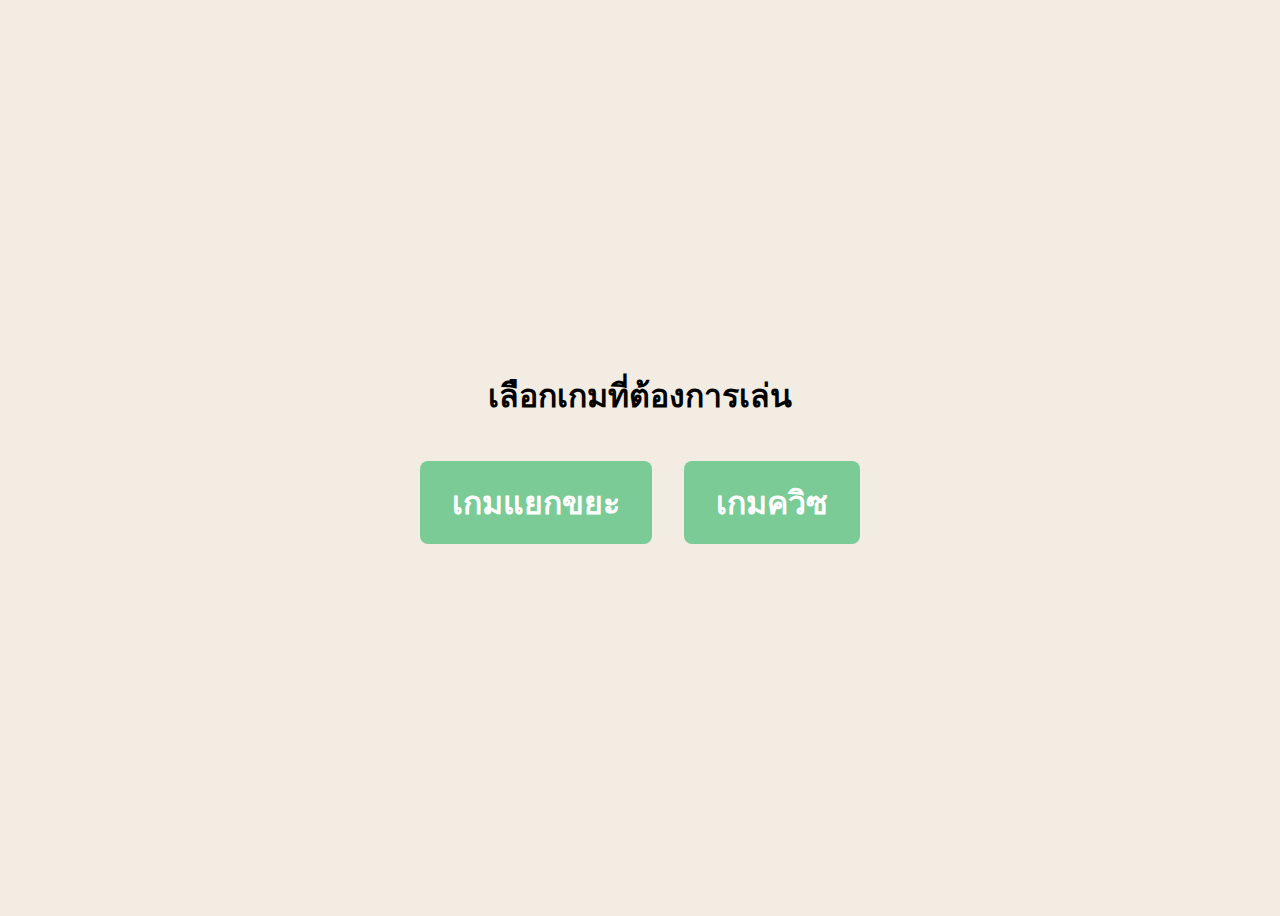
<file: game/index.html>
<!DOCTYPE html>
<html lang="th">
<head>
  <meta charset="UTF-8" />
  <meta name="viewport" content="width=device-width, initial-scale=1.0"/>
  <title>เลือกเกม</title>
  <link rel="stylesheet" href="index.css"/>
</head>
<body class="center-screen">
  <h1>เลือกเกมที่ต้องการเล่น</h1>
  <div class="game-select">
    <button class="game-btn" data-game="waste">เกมแยกขยะ</button>
    <button class="game-btn" data-game="quiz">เกมควิซ</button>
  </div>
  <script src="index.js"></script>
</body>
</html>
</file>
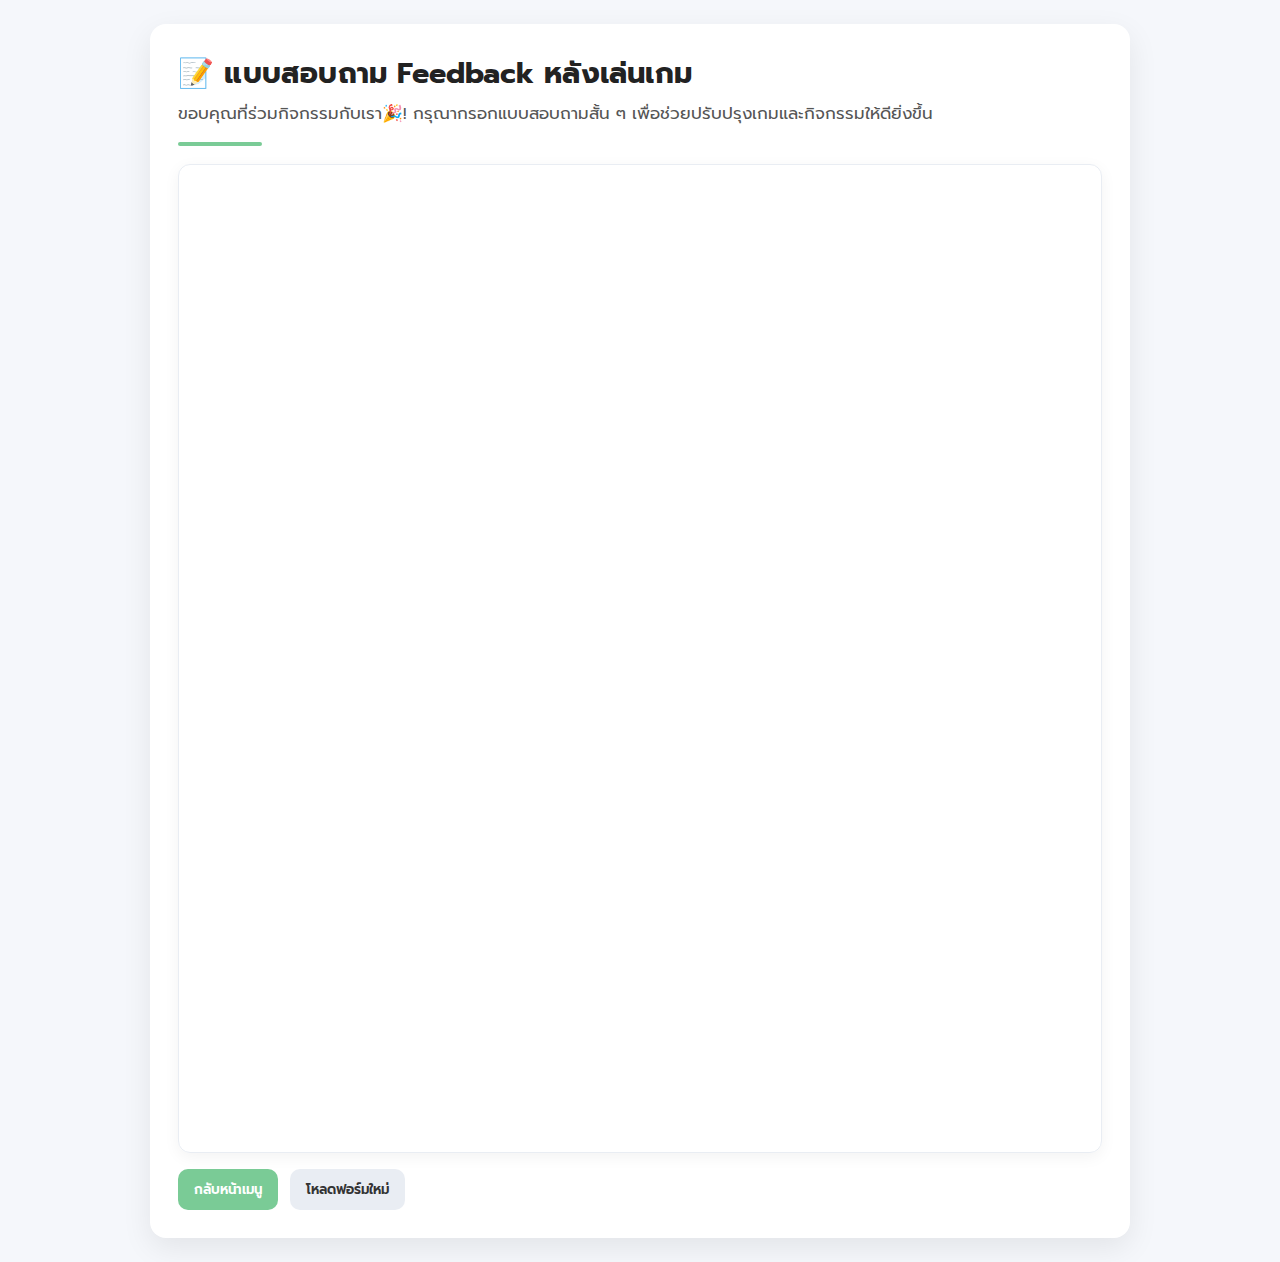
<file: feedback.html>
<!DOCTYPE html>
<html lang="th">
<head>
  <meta charset="UTF-8" />
  <meta name="viewport" content="width=device-width,initial-scale=1" />
  <title>แบบสอบถามหลังเล่นเกม</title>
  <link rel="preconnect" href="https://fonts.googleapis.com">
  <link href="https://fonts.googleapis.com/css2?family=Prompt:wght@400;600;700&display=swap" rel="stylesheet">
  <link rel="stylesheet" href="feedback.css">
</head>
<body>
  <div class="wrap">
    <main class="card">
      <header>
        <h1>📝 แบบสอบถาม Feedback หลังเล่นเกม</h1>
        <p>ขอบคุณที่ร่วมกิจกรรมกับเรา🎉! กรุณากรอกแบบสอบถามสั้น ๆ เพื่อช่วยปรับปรุงเกมและกิจกรรมให้ดียิ่งขึ้น</p>
        <div class="divider"></div>
      </header>

      <div class="iframe-box">
        <iframe
          id="gform"
          src="https://docs.google.com/forms/d/e/1FAIpQLSewB6QMTOYcfYIlYc9eE3R-sh4cPCgXAZD8FJYxo93y_sVWhw/viewform?embedded=true"
          allow="clipboard-write"
          title="แบบสอบถามหลังเล่นเกม">
          กำลังโหลดแบบฟอร์ม…
        </iframe>
      </div>

      <div class="actions">
        <button class="btn" onclick="window.location.href='quiz/menu.php'">กลับหน้าเมนู</button>
        <button class="btn secondary" id="reloadBtn">โหลดฟอร์มใหม่</button>
      </div>
    </main>
  </div>

  <script src="feedback.js"></script>
</body>
</html>
</file>
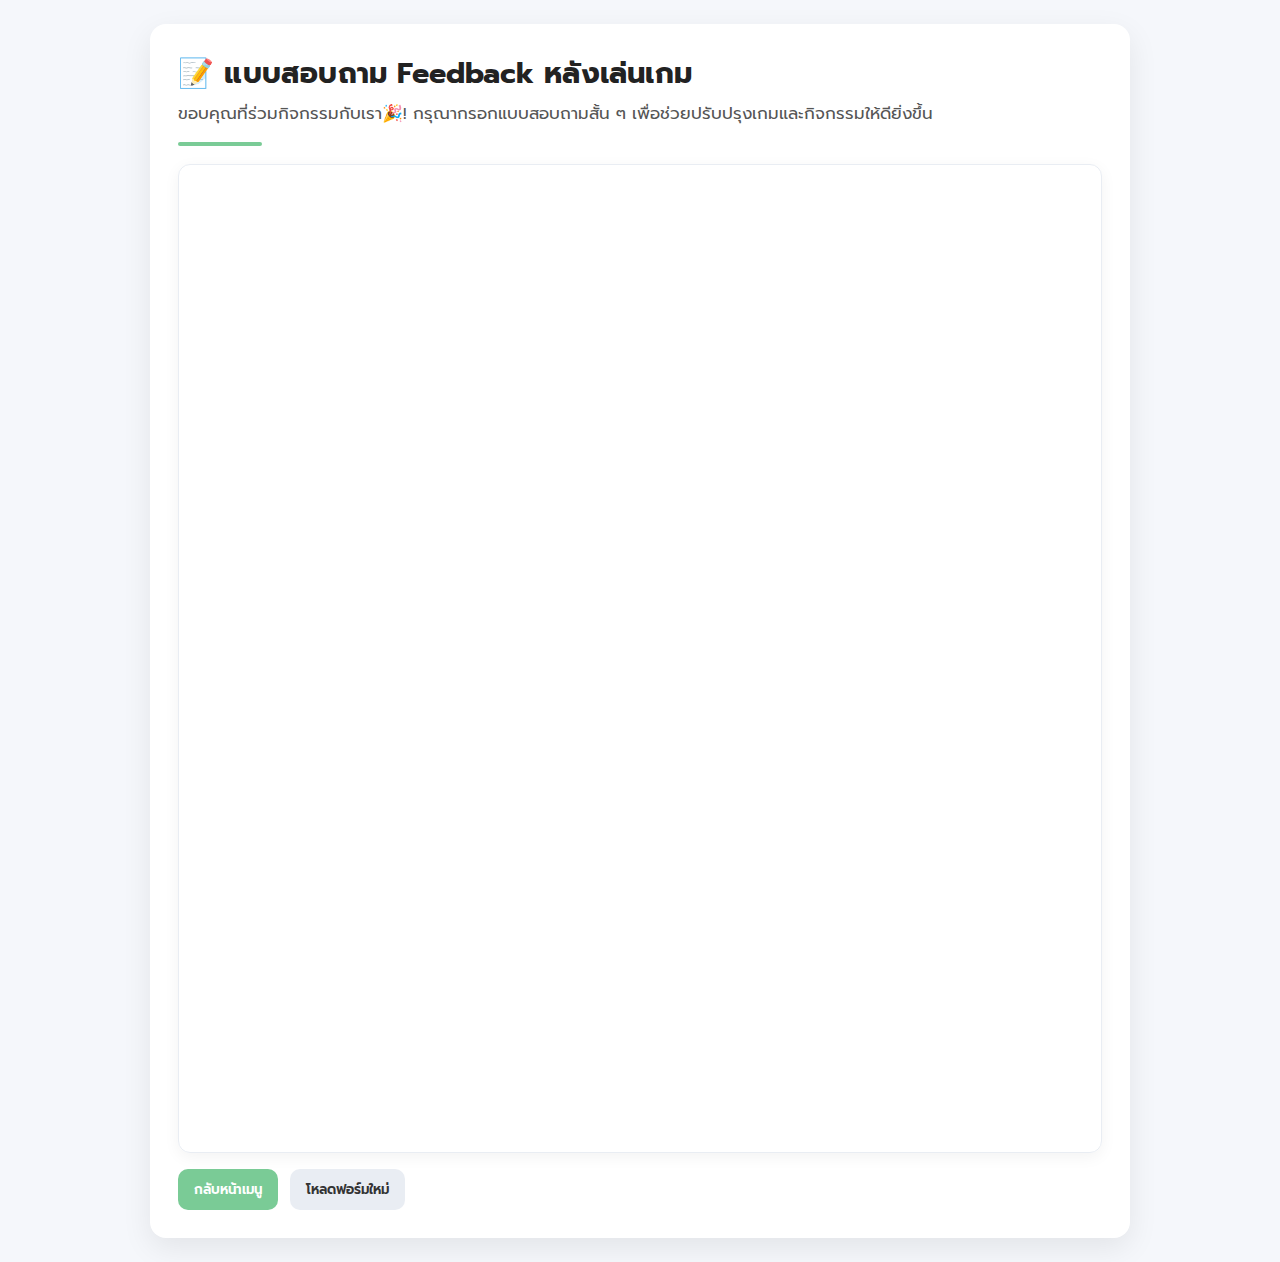
<file: feedback/feedback.html>
<!DOCTYPE html>
<html lang="th">
<head>
  <meta charset="UTF-8" />
  <meta name="viewport" content="width=device-width,initial-scale=1" />
  <title>แบบสอบถามหลังเล่นเกม</title>
  <link rel="preconnect" href="https://fonts.googleapis.com">
  <link href="https://fonts.googleapis.com/css2?family=Prompt:wght@400;600;700&display=swap" rel="stylesheet">
  <link rel="stylesheet" href="feedback.css">
</head>
<body>
  <div class="wrap">
    <main class="card">
      <header>
        <h1>📝 แบบสอบถาม Feedback หลังเล่นเกม</h1>
        <p>ขอบคุณที่ร่วมกิจกรรมกับเรา🎉! กรุณากรอกแบบสอบถามสั้น ๆ เพื่อช่วยปรับปรุงเกมและกิจกรรมให้ดียิ่งขึ้น</p>
        <div class="divider"></div>
      </header>

      <div class="iframe-box">
        <iframe
          id="gform"
          src="https://docs.google.com/forms/d/e/1FAIpQLSewB6QMTOYcfYIlYc9eE3R-sh4cPCgXAZD8FJYxo93y_sVWhw/viewform?embedded=true"
          allow="clipboard-write"
          title="แบบสอบถามหลังเล่นเกม">
          กำลังโหลดแบบฟอร์ม…
        </iframe>
      </div>

      <div class="actions">
        <button class="btn" onclick="window.location.href='../utils/menu.php'">กลับหน้าเมนู</button>
        <button class="btn secondary" id="reloadBtn">โหลดฟอร์มใหม่</button>
      </div>
    </main>
  </div>

  <script src="feedback.js"></script>
</body>
</html>
</file>
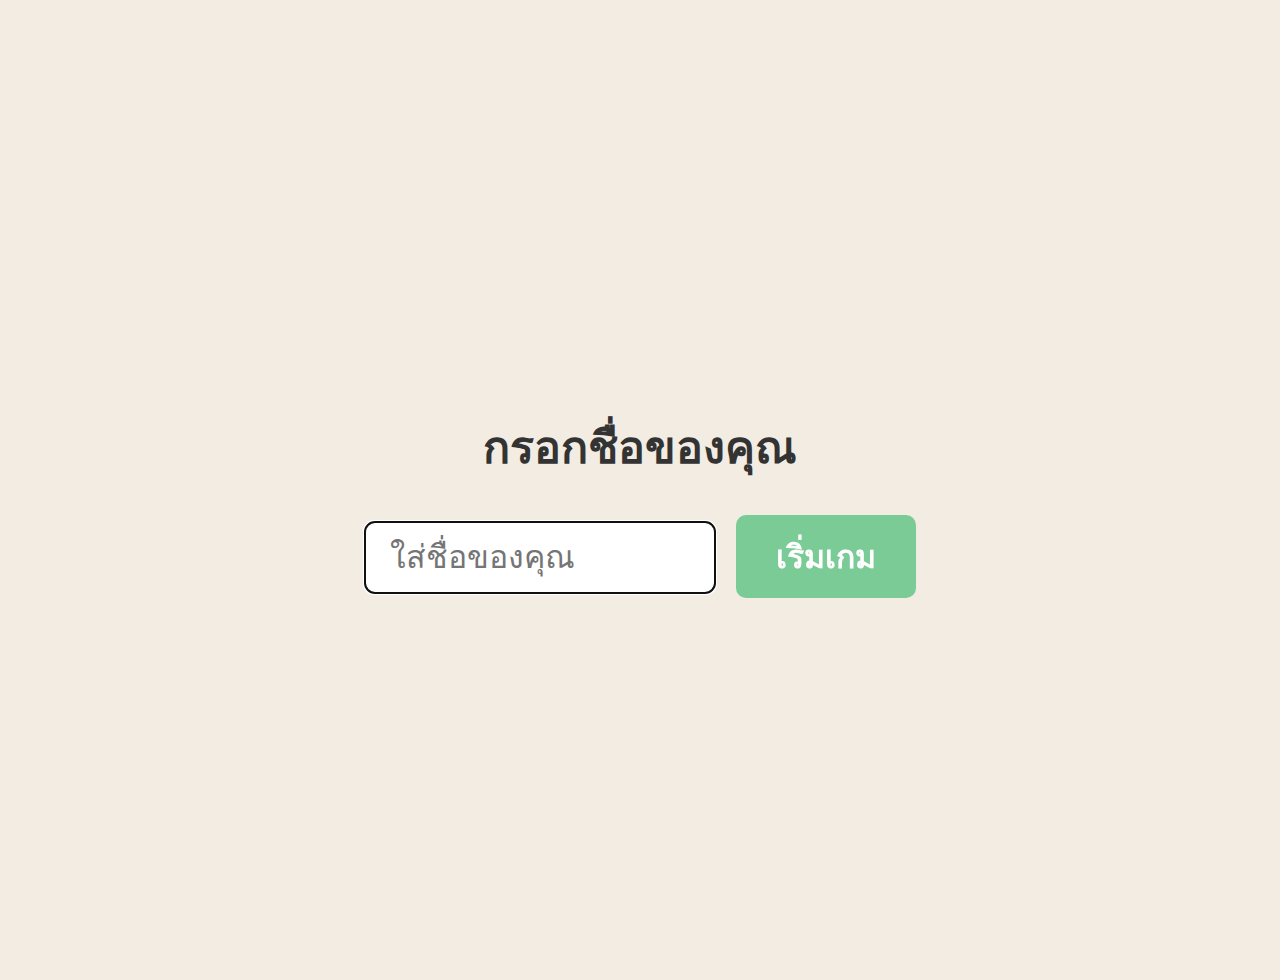
<file: game/enter-name.html>
<!DOCTYPE html>
<html lang="th">
<head>
  <meta charset="UTF-8" />
  <meta name="viewport" content="width=device-width, initial-scale=1.0"/>
  <title>กรอกชื่อของคุณ</title>
  <link rel="stylesheet" href="enter-name.css"/>
</head>
<body class="center-screen">
  <h1>กรอกชื่อของคุณ</h1>
  <form id="nameForm">
    <input id="playerNameInput" type="text" maxlength="16" placeholder="ใส่ชื่อของคุณ" required autofocus />
    <button type="submit" class="start-btn">เริ่มเกม</button>
  </form>
  <script src="enter-name.js"></script>
</body>
</html>
</file>
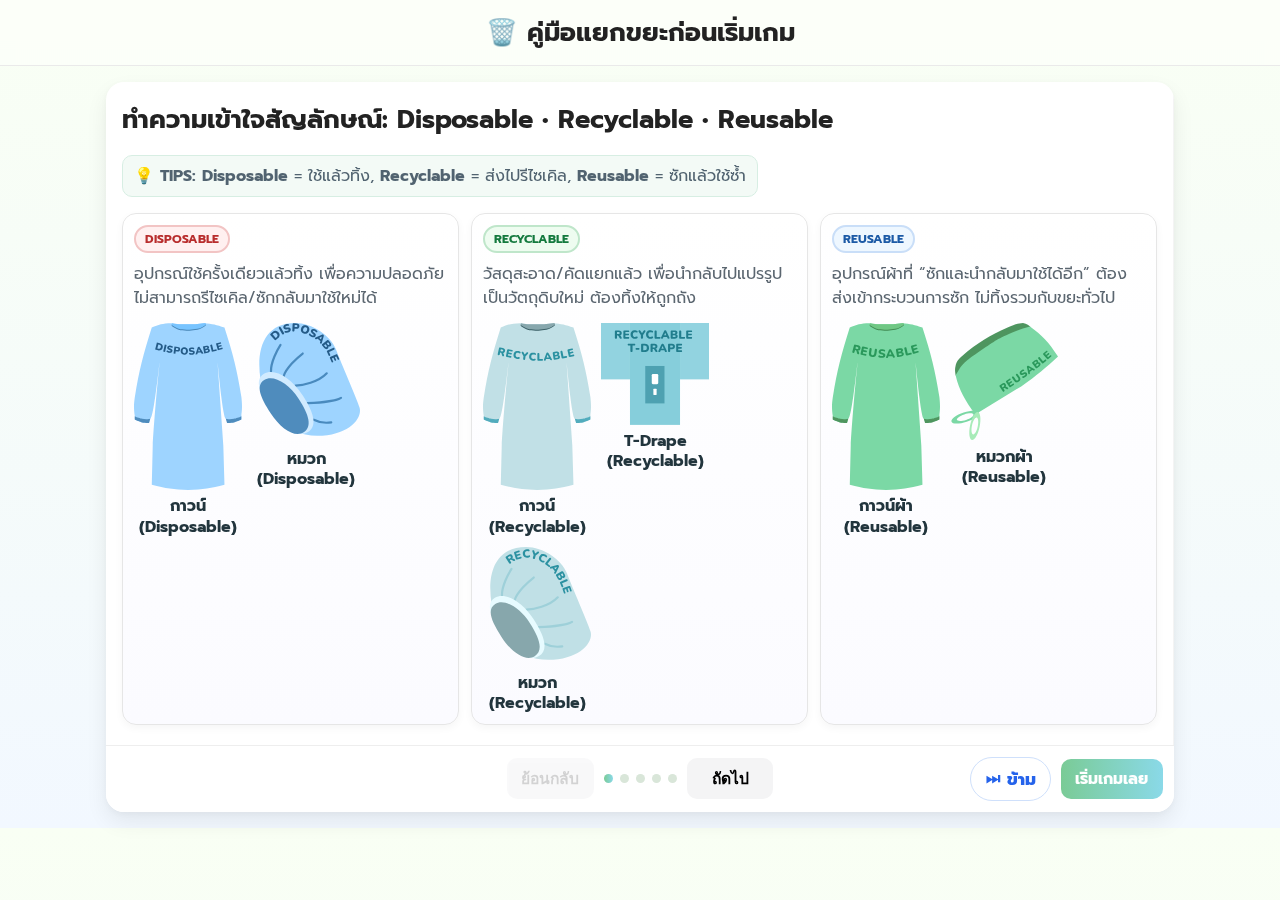
<file: game/instruction.html>
<!DOCTYPE html>
<html lang="th">

<head>
    <meta charset="UTF-8" />
    <meta name="viewport" content="width=device-width, initial-scale=1.0" />
    <title>คู่มือแยกขยะก่อนเริ่มเกม • Green Quest</title>
    <link href="https://fonts.googleapis.com/css2?family=Prompt:wght@400;600;700&display=swap" rel="stylesheet">
    <link rel="icon" href="data:;base64,iVBORw0KGgo=">
    <style>
        :root {
            --green: #7acb96;
            --blue: #8ad9e8;
            --paper: #fff;
            --ink: #222;
            --muted: #5b6670;
            --line: #e6e6e6;
            --bg1: #f9fff4;
            --bg2: #f2f8ff;
            --shadow: 0 10px 22px rgba(0, 0, 0, .07), 0 2px 6px rgba(0, 0, 0, .03);
        }

        * {
            box-sizing: border-box
        }

        body {
            margin: 0;
            font-family: "Prompt", system-ui, -apple-system, Segoe UI, Arial, sans-serif;
            background: linear-gradient(180deg, var(--bg1) 0%, var(--bg2) 100%);
            color: var(--ink);
            font-size: 17px;
        }

        header.top {
            position: sticky;
            top: 0;
            z-index: 5;
            background: #fff8;
            backdrop-filter: saturate(1.2) blur(6px);
            border-bottom: 1px solid #eaeaea;
            padding: .8rem 1rem;
            display: flex;
            justify-content: center;
        }

        header.top h1 {
            margin: 0;
            font-size: clamp(1.2rem, 2.6vw, 1.6rem);
            font-weight: 700
        }

        .wrap {
            max-width: 1100px;
            margin: 0 auto;
            padding: 1rem
        }

        /* Slider */
        .slides {
            position: relative;
            overflow: hidden;
            border-radius: 18px;
            background: #fff;
            box-shadow: var(--shadow)
        }

        .track {
            display: flex;
            transition: transform .35s ease
        }

        .slide {
            min-width: 100%;
            padding: 1rem 1rem 1.2rem;
            border-right: 1px solid #f4f4f4
        }

        .slide:last-child {
            border-right: none
        }

        .h2 {
            margin: .15rem 0 .6rem;
            font-size: clamp(1.2rem, 2.5vw, 1.6rem)
        }

        .desc {
            margin: .2rem 0 .8rem;
            color: var(--muted);
            font-size: 1rem
        }

        /* Tips */
        .tips {
            margin: .4rem 0 1rem;
            color: #516370;
            font-size: 1rem;
            background: #f3faf6;
            border: 1px solid #d7eee3;
            padding: .5rem .7rem;
            border-radius: 10px;
            display: inline-block
        }

        /* Concepts — smaller, cuter cards */
        .concepts {
            display: grid;
            grid-template-columns: repeat(auto-fit, minmax(220px, 1fr));
            gap: .75rem
        }

        .card {
            border: 1.5px solid var(--line);
            border-radius: 14px;
            padding: .65rem .7rem;
            background: linear-gradient(180deg, #fff 0%, #fbfbff 100%);
            box-shadow: 0 3px 8px rgba(0, 0, 0, .04)
        }

        .pill {
            display: inline-block;
            font-size: .76rem;
            font-weight: 700;
            padding: 3px 9px;
            border-radius: 999px;
            border: 2px solid transparent;
            margin-bottom: .35rem
        }

        .pill.disposable {
            background: #fff0f0;
            color: #b82d2d;
            border-color: #f2c4c4
        }

        .pill.recyclable {
            background: #eefcf0;
            color: #147a3e;
            border-color: #bfe6ca
        }

        .pill.reusable {
            background: #eef7ff;
            color: #1c5aa6;
            border-color: #c9def8
        }

        .thumbs {
            display: flex;
            flex-wrap: wrap;
            gap: 10px;
            margin-top: .25rem
        }

        figure {
            margin: 0;
            width: clamp(90px, 11vw, 108px);
            text-align: center
        }

        figure img {
            width: 100%;
            height: auto;
            object-fit: contain;
            display: block
        }

        /* Captions bigger + bold */
        figure figcaption {
            font-size: 1rem;
            font-weight: 700;
            color: #22353d;
            margin-top: .35rem;
            line-height: 1.28;
        }

        /* ==== BIN SLIDES ==== */
        .bin-layout {
            display: grid;
            grid-template-columns: 1.1fr .9fr;
            align-items: center;
            gap: .9rem;
        }

        .bin-card {
            border: 2px dashed #dbe9e1;
            border-radius: 16px;
            padding: .75rem .8rem;
            background: linear-gradient(180deg, #ffffff 0%, #fbfffd 100%);
            box-shadow: 0 3px 10px rgba(0, 0, 0, .03);
        }

        .bin-card h3 {
            margin: .05rem 0 .15rem;
            font-size: 1.05rem
        }

        .bin-card small {
            color: #6b7280;
            font-size: .93rem
        }

        .bin-layout .thumbs {
            gap: 12px
        }

        .bin-layout .thumbs figure {
            width: clamp(110px, 14vw, 142px);
        }

        .bin-layout .thumbs figcaption {
            font-size: 1.06rem;
            font-weight: 700;
        }

        .slide:not(:first-child) .desc {
            font-size: 1.06rem;
        }

        /* 2×2 for infected-normal */
        .thumbs-2x2 {
            display: grid;
            grid-template-columns: repeat(2, minmax(120px, 1fr));
            gap: 18px 26px;
            justify-items: center;
            align-items: start;
        }

        .thumbs-2x2 figure {
            width: clamp(120px, 16vw, 160px);
        }

        /* Bin with lid */
        .bin-poster {
            text-align: center;
        }

        .bin-stack {
            position: relative;
            width: clamp(190px, 33vw, 270px);
            margin-inline: auto;
            aspect-ratio: 3/4;
            filter: drop-shadow(0 12px 22px rgba(0, 0, 0, .12));
        }

        .bin-body {
            position: absolute;
            bottom: 0;
            left: 50%;
            transform: translateX(-50%);
            width: 86%;
            height: auto;
        }

        .bin-lid {
            position: absolute;
            top: 6%;
            left: 50%;
            transform: translateX(-50%);
            width: 90%;
            height: auto;
        }

        .bin-note {
            display: inline-block;
            margin-top: .5rem;
            padding: .35rem .7rem;
            border-radius: 999px;
            background: #eef8ff;
            color: #184f99;
            font-weight: 800;
            font-size: 1rem;
            border: 1px solid #d8e8ff;
        }

        /* Tag chips in headings */
        .tag {
            display: inline-block;
            padding: 5px 10px;
            border-radius: 999px;
            font-size: .9rem;
            font-weight: 800;
            border: 2px solid transparent
        }

        .tag-green {
            background: #eaffef;
            color: #1f7a45;
            border-color: #cfeede
        }

        .tag-red {
            background: #ffeaea;
            color: #b72e2e;
            border-color: #f6c1c1
        }

        .tag-redre {
            background: linear-gradient(90deg, #ffeaea, #eaffef);
            color: #2b6b3b;
            border-color: #ecdede
        }

        .tag-blue {
            background: #eef5ff;
            color: #1f56a6;
            border-color: #cfe0fb
        }

        /* Pill-styled "ข้าม" */
        .link {
            background: transparent;
            color: #2563eb;
            font-weight: 800;
            padding: .5rem .9rem;
            border-radius: 999px;
            border: 1.5px solid #cfe0fb;
            display: inline-flex;
            align-items: center;
            gap: .45rem;
            text-decoration: none;
            transition: all .18s ease;
        }

        .link::before {
            content: "⏭";
            font-size: 1rem;
            line-height: 1;
        }

        .link:hover {
            background: #eef5ff;
            transform: translateY(-1px);
        }

        .link:active {
            transform: translateY(0);
        }

        .link:focus-visible {
            outline: 3px solid #bcd7ff;
            outline-offset: 2px;
        }

        /* Footer nav — centered Prev • Dots • Next */
        .nav {
            display: grid;
            grid-template-columns: 1fr auto 1fr;
            align-items: center;
            padding: .7rem;
            background: #fff;
            border-top: 1px solid #eee;
            gap: .6rem;
        }

        .center-nav {
            grid-column: 2;
            display: flex;
            align-items: center;
            justify-content: center;
            gap: .65rem;
        }

        .group {
            grid-column: 3;
            justify-self: end;
            display: flex;
            gap: .6rem;
            align-items: center
        }

        button,
        a.btn {
            appearance: none;
            border: 0;
            border-radius: 10px;
            padding: .5rem .9rem;
            font-weight: 700;
            cursor: pointer;
            text-decoration: none;
            font-size: .98rem;
        }

        .ghost {
            background: #f4f4f5
        }

        .primary {
            background: linear-gradient(90deg, var(--green), var(--blue));
            color: #fff
        }

        .link {
            background: transparent;
            color: #2563eb
        }

        .nav-btn {
            min-width: 86px
        }

        .dots {
            display: flex;
            gap: 7px
        }

        .dot {
            width: 9px;
            height: 9px;
            border-radius: 999px;
            background: #d9e6d9
        }

        .dot.active {
            background: linear-gradient(90deg, var(--green), var(--blue))
        }

        button:disabled {
            opacity: .55;
            cursor: not-allowed
        }

        @media (max-width: 860px) {
            .bin-layout {
                grid-template-columns: 1fr;
            }

            .bin-stack {
                width: clamp(200px, 52vw, 320px);
            }
        }
    </style>
</head>

<body>
    <header class="top">
        <h1>🗑️ คู่มือแยกขยะก่อนเริ่มเกม</h1>
    </header>

    <div class="wrap">
        <div class="slides" id="slides">
            <div class="track" id="track">

                <!-- Slide 1: Concepts (smaller cards) -->
                <section class="slide" aria-label="ทำความเข้าใจสัญลักษณ์">
                    <h2 class="h2">ทำความเข้าใจสัญลักษณ์: Disposable • Recyclable • Reusable</h2>
                    <p class="tips">💡 <strong>TIPS:</strong> <strong>Disposable</strong> = ใช้แล้วทิ้ง,
                        <strong>Recyclable</strong> = ส่งไปรีไซเคิล, <strong>Reusable</strong> = ซักแล้วใช้ซ้ำ
                    </p>

                    <div class="concepts">
                        <article class="card">
                            <span class="pill disposable">DISPOSABLE</span>
                            <p class="desc">อุปกรณ์ใช้ครั้งเดียวแล้วทิ้ง เพื่อความปลอดภัย
                                ไม่สามารถรีไซเคิล/ซักกลับมาใช้ใหม่ได้</p>
                            <div class="thumbs">
                                <figure><img src="../assets/trash/surgical_gown_no_recycle.svg" alt="Disposable gown">
                                    <figcaption>กาวน์ (Disposable)</figcaption>
                                </figure>
                                <figure><img src="../assets/trash/head_cap_no_recycle.svg" alt="Disposable cap">
                                    <figcaption>หมวก (Disposable)</figcaption>
                                </figure>
                            </div>
                        </article>

                        <article class="card">
                            <span class="pill recyclable">RECYCLABLE</span>
                            <p class="desc">วัสดุสะอาด/คัดแยกแล้ว เพื่อนำกลับไปแปรรูปเป็นวัตถุดิบใหม่ ต้องทิ้งให้ถูกถัง
                            </p>
                            <div class="thumbs">
                                <figure><img src="../assets/trash/surgical_gown_recycle.svg" alt="Recyclable gown">
                                    <figcaption>กาวน์ (Recyclable)</figcaption>
                                </figure>
                                <figure><img src="../assets/trash/t-drape.svg" alt="T-Drape Recyclable">
                                    <figcaption>T-Drape (Recyclable)</figcaption>
                                </figure>
                                <figure><img src="../assets/trash/head_cap_recycle.svg" alt="Recyclable cap">
                                    <figcaption>หมวก (Recyclable)</figcaption>
                                </figure>
                            </div>
                        </article>

                        <article class="card">
                            <span class="pill reusable">REUSABLE</span>
                            <p class="desc">อุปกรณ์ผ้าที่ “ซักและนำกลับมาใช้ได้อีก” ต้องส่งเข้ากระบวนการซัก
                                ไม่ทิ้งรวมกับขยะทั่วไป</p>
                            <div class="thumbs">
                                <figure><img src="../assets/trash/surgical_gown_cloth.svg" alt="Reusable cloth gown">
                                    <figcaption>กาวน์ผ้า (Reusable)</figcaption>
                                </figure>
                                <figure><img src="../assets/trash/head_cap_cloth.svg" alt="Reusable cloth cap">
                                    <figcaption>หมวกผ้า (Reusable)</figcaption>
                                </figure>
                            </div>
                        </article>
                    </div>
                </section>

                <!-- Slide 2: Green bin -->
                <section class="slide" aria-label="ถังทั่วไปไม่ติดเชื้อ">
                    <h2 class="h2"><span class="tag tag-green">ถัง “ทั่วไปไม่ติดเชื้อ”</span></h2>
                    <p class="desc">ขยะทั่วไปที่ไม่ปนเปื้อน</p>

                    <div class="bin-layout">
                        <article class="bin-card">
                            <h3>ตัวอย่างทิ้งได้</h3>
                            <small>ของใช้ประจำวันที่ไม่เปื้อนสารคัดหลั่ง</small>
                            <div class="thumbs">
                                <figure><img src="../assets/trash/banana.svg" alt="Banana peel">
                                    <figcaption>เปลือกกล้วย</figcaption>
                                </figure>
                                <figure><img src="../assets/trash/box.svg" alt="Paper box">
                                    <figcaption>กล่องกระดาษ</figcaption>
                                </figure>
                                <figure><img src="../assets/trash/candy.svg" alt="Candy wrapper">
                                    <figcaption>ซองลูกอม</figcaption>
                                </figure>
                                <figure><img src="../assets/trash/coffee.svg" alt="Coffee cup">
                                    <figcaption>แก้วกาแฟ</figcaption>
                                </figure>
                                <figure><img src="../assets/trash/juice.svg" alt="Juice box">
                                    <figcaption>กล่องน้ำผลไม้</figcaption>
                                </figure>
                            </div>
                        </article>

                        <div class="bin-poster">
                            <div class="bin-stack" aria-label="ถังทั่วไปไม่ติดเชื้อ">
                                <img class="bin-lid" src="../assets/bin/green lid.svg" alt="ฝาถังสีเขียว">
                                <img class="bin-body" src="../assets/bin/green bin.svg" alt="ตัวถังสีเขียว">
                            </div>
                            <div class="bin-note">ทิ้งลงถังนี้</div>
                        </div>
                    </div>
                </section>

                <!-- Slide 3: Red bin (infected normal) -->
                <section class="slide" aria-label="ถังติดเชื้อปกติ">
                    <h2 class="h2"><span class="tag tag-red">ถัง “ติดเชื้อปกติ”</span></h2>
                    <p class="desc">ขยะปนเปื้อนสารคัดหลั่ง/เลือด</p>

                    <div class="bin-layout">
                        <article class="bin-card">
                            <h3>ตัวอย่างทิ้งได้</h3>
                            <small>มัดปากถุง/ปิดให้มิดชิด</small>
                            <div class="thumbs thumbs-2x2">
                                <figure><img src="../assets/trash/cotton_blood.svg" alt="Used cotton with blood">
                                    <figcaption>สำลีใช้แล้ว</figcaption>
                                </figure>
                                <figure><img src="../assets/trash/denture.svg" alt="Denture">
                                    <figcaption>ฟันปลอม</figcaption>
                                </figure>
                                <figure><img src="../assets/trash/glove_with_blood.svg" alt="Bloody gloves">
                                    <figcaption>ถุงมือเปื้อนเลือด</figcaption>
                                </figure>
                                <figure><img src="../assets/trash/medical_mask.svg" alt="Medical mask">
                                    <figcaption>หน้ากากอนามัย</figcaption>
                                </figure>
                            </div>
                        </article>

                        <div class="bin-poster">
                            <div class="bin-stack" aria-label="ถังติดเชื้อ">
                                <img class="bin-lid" src="../assets/bin/red lid.svg" alt="ฝาถังสีแดง">
                                <img class="bin-body" src="../assets/bin/red bin.svg" alt="ตัวถังสีแดง">
                            </div>
                            <div class="bin-note">ทิ้งลงถังนี้</div>
                        </div>
                    </div>
                </section>

                <!-- Slide 4: Red ♻ bin -->
                <section class="slide" aria-label="ถังติดเชื้อรีไซเคิลได้">
                    <h2 class="h2"><span class="tag tag-redre">ถัง “ติดเชื้อรีไซเคิลได้”</span></h2>
                    <p class="desc">วัสดุทางการแพทย์ที่รีไซเคิลได้ (มีสัญลักษณ์ RECYCLABLE)</p>

                    <div class="bin-layout">
                        <article class="bin-card">
                            <h3>ตัวอย่างทิ้งได้</h3>
                            <small>สะอาด/คัดแยกก่อน</small>
                            <div class="thumbs">
                                <figure><img src="../assets/trash/surgical_gown_recycle.svg" alt="Recyclable gown">
                                    <figcaption>กาวน์ (Recyclable)</figcaption>
                                </figure>
                                <figure><img src="../assets/trash/t-drape.svg" alt="T-Drape recyclable">
                                    <figcaption>T-Drape</figcaption>
                                </figure>
                                <figure><img src="../assets/trash/head_cap_recycle.svg" alt="Recyclable cap">
                                    <figcaption>หมวก (Recyclable)</figcaption>
                                </figure>
                            </div>
                        </article>

                        <div class="bin-poster">
                            <div class="bin-stack" aria-label="ถังติดเชื้อรีไซเคิลได้">
                                <img class="bin-lid" src="../assets/bin/red lid.svg" alt="ฝาถังสีแดง">
                                <img class="bin-body" src="../assets/bin/red recycle.svg" alt="ตัวถังรีไซเคิลสีแดง">
                            </div>
                            <div class="bin-note">ทิ้งลงถังนี้</div>
                        </div>
                    </div>
                </section>

                <!-- Slide 5: Reusable cloth -->
                <section class="slide" aria-label="ถังผ้าใช้ซ้ำ">
                    <h2 class="h2"><span class="tag tag-blue">ถัง “ผ้าใช้ซ้ำ” (Reusable)</span></h2>
                    <p class="desc">ผ้า/อุปกรณ์ที่ต้องส่งซักเพื่อนำกลับมาใช้ใหม่</p>

                    <div class="bin-layout">
                        <article class="bin-card">
                            <h3>ตัวอย่าง</h3>
                            <small>ส่งเข้ากระบวนการซัก</small>
                            <div class="thumbs">
                                <figure><img src="../assets/trash/surgical_gown_cloth.svg" alt="Reusable cloth gown">
                                    <figcaption>กาวน์ผ้า</figcaption>
                                </figure>
                                <figure><img src="../assets/trash/head_cap_cloth.svg" alt="Reusable cloth cap">
                                    <figcaption>หมวกผ้า</figcaption>
                                </figure>
                            </div>
                        </article>

                        <div class="bin-poster">
                            <div class="bin-stack" aria-label="ตะกร้าผ้า (ไม่มีฝา)">
                                <img class="bin-body" src="../assets/bin/laundry basket.svg" alt="ตะกร้าผ้า">
                            </div>
                            <div class="bin-note">ส่งเข้าจุดซัก</div>
                        </div>
                    </div>
                </section>

            </div>

            <!-- Footer controls (centered) -->
            <div class="nav">
                <div class="center-nav" role="navigation" aria-label="Slide navigation">
                    <button class="ghost nav-btn" id="prevBtn" aria-label="ย้อนกลับ">ย้อนกลับ</button>
                    <div class="dots" id="dots"></div>
                    <button class="ghost nav-btn" id="nextBtn" aria-label="ถัดไป">ถัดไป</button>
                </div>
                <div class="group">
                    <a class="link" href="waste.html">ข้าม</a>
                    <a class="btn primary" href="waste.html" id="startBtn">เริ่มเกมเลย</a>
                </div>
            </div>
        </div>
    </div>

    <script>
        // Simple slider
        const track = document.getElementById('track');
        const slides = Array.from(document.querySelectorAll('.slide'));
        const prevBtn = document.getElementById('prevBtn');
        const nextBtn = document.getElementById('nextBtn');
        const startBtn = document.getElementById('startBtn');
        const dotsBox = document.getElementById('dots');

        let idx = 0;
        const go = i => { idx = Math.max(0, Math.min(slides.length - 1, i)); track.style.transform = `translateX(-${idx * 100}%)`; updateUI(); };
        const updateUI = () => {
            prevBtn.disabled = idx === 0;
            nextBtn.disabled = idx === slides.length - 1;
            dotsBox.querySelectorAll('.dot').forEach((d, i) => d.classList.toggle('active', i === idx));
            startBtn.textContent = (idx === slides.length - 1) ? '✅ เข้าใจแล้ว เริ่มเกม' : 'เริ่มเกมเลย';
        };

        slides.forEach((_, i) => {
            const d = document.createElement('div');
            d.className = 'dot' + (i === 0 ? ' active' : '');
            d.addEventListener('click', () => go(i));
            dotsBox.appendChild(d);
        });

        prevBtn.addEventListener('click', () => go(idx - 1));
        nextBtn.addEventListener('click', () => go(idx + 1));
        window.addEventListener('keydown', e => {
            if (e.key === 'ArrowRight') go(idx + 1);
            if (e.key === 'ArrowLeft') go(idx - 1);
            if (e.key === 'Enter' && idx === slides.length - 1) startBtn.click();
        });

        go(0);
    </script>
</body>

</html>
</file>
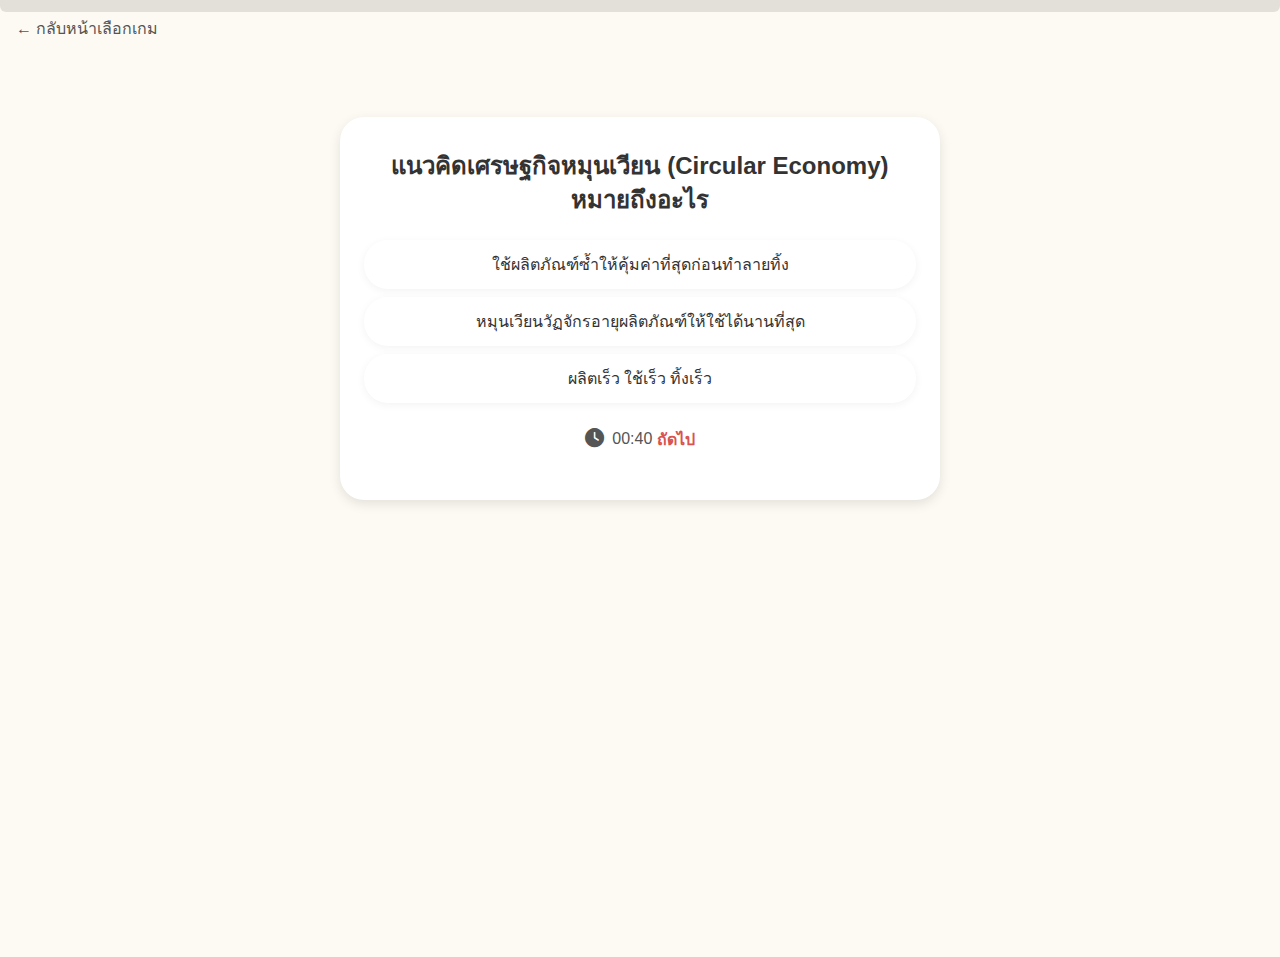
<file: game/quiz.html>
<!DOCTYPE html>
<html lang="th">
<head>
  <meta charset="UTF-8"/>
  <meta name="viewport" content="width=device-width, initial-scale=1.0"/>
  <title>เกมควิซ</title>
  <link rel="stylesheet" href="quiz.css"/>
  <link
    href="https://cdnjs.cloudflare.com/ajax/libs/font-awesome/6.4.2/css/all.min.css"
    rel="stylesheet"
  />
</head>
<body>
  <a href="index.html" class="back-btn">← กลับหน้าเลือกเกม</a>

  <div class="progress-wrap">
    <div class="progress"></div>
  </div>

  <section id="quizScreen" class="game-screen active">
    <div class="quiz-card">
      <h2 id="quizQuestion">…</h2>
      <ul id="quizOptions" class="options"></ul>
      <div class="timer">
        <i class="fa fa-clock"></i>
        <span id="quizTimer">00:40</span>
      </div>
      <button id="nextQuiz" class="start-btn">ถัดไป</button>
    </div>
    <div id="quizResult" class="result"></div>
  </section>

  <script src="quiz.js"></script>
</body>
</html>
</file>
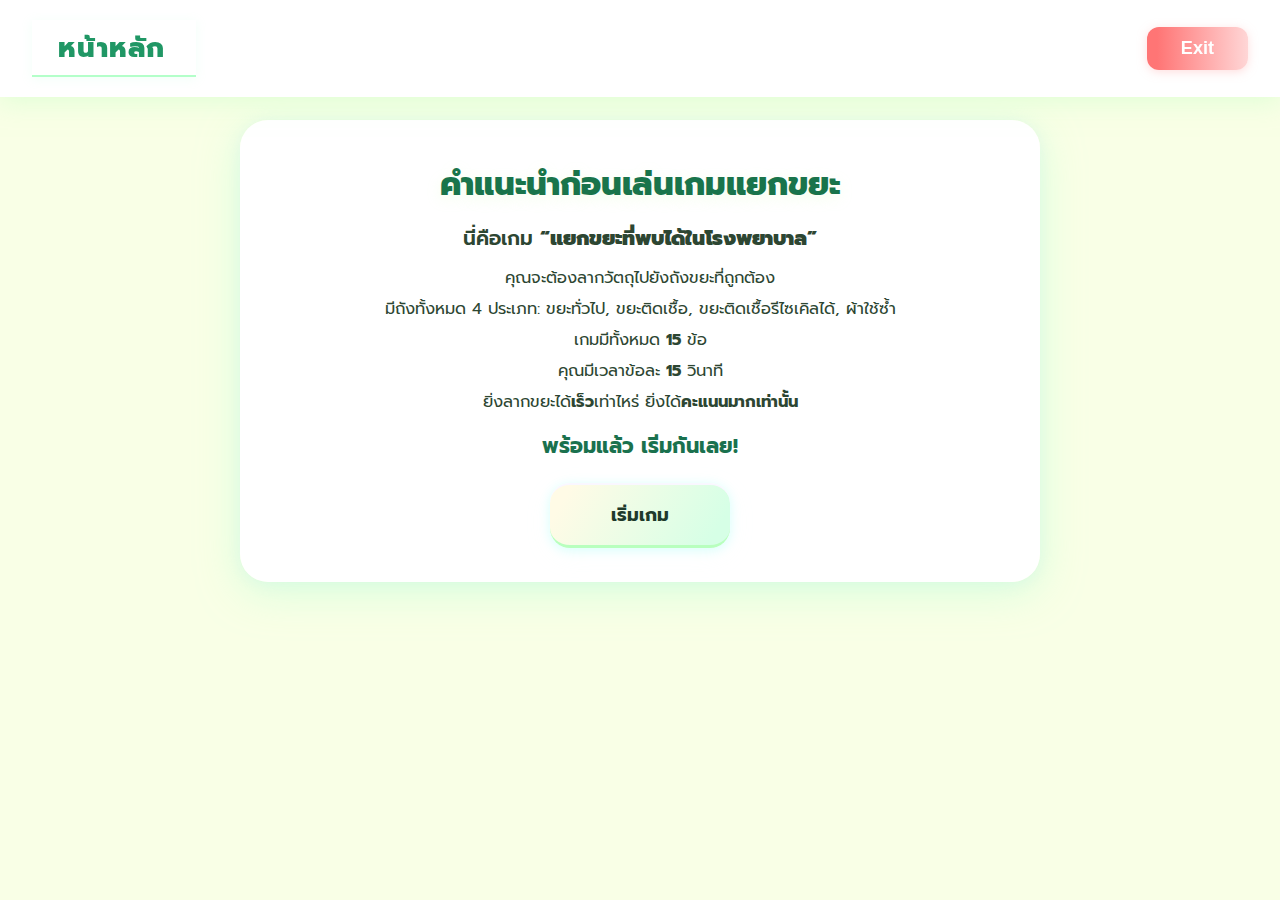
<file: game/waste_instruction.html>
<!DOCTYPE html>
<html lang="th">
<head>
  <meta charset="UTF-8" />
  <meta name="viewport" content="width=device-width, initial-scale=1.0" />
  <title>Waste Sorting Instruction | Green Quest</title>
  <link href="https://fonts.googleapis.com/css2?family=Prompt&display=swap" rel="stylesheet" />
  <link rel="stylesheet" href="waste_instruction.css" />
</head>
<body>
  <!-- NAVBAR -->
  <nav class="navbar">
    <a class="navbar-brand" href="../utils/menu.php">หน้าหลัก</a>
    <div class="navbar-buttons">
      <form action="../utils/exit.php" method="post" style="display:inline;">
        <button type="submit" class="btn-exit">Exit</button>
      </form>
    </div>
  </nav>

  <!-- CARD -->
  <main class="instruction-container">
    <h1>คำแนะนำก่อนเล่นเกมแยกขยะ</h1>

    <p class="lead">นี่คือเกม <b>“แยกขยะที่พบได้ในโรงพยาบาล”</b></p>
    <ul class="facts">
      <li>คุณจะต้องลากวัตถุไปยังถังขยะที่ถูกต้อง</li>
      <li>มีถังทั้งหมด 4 ประเภท: ขยะทั่วไป, ขยะติดเชื้อ, ขยะติดเชื้อรีไซเคิลได้, ผ้าใช้ซ้ำ</li>
      <li>เกมมีทั้งหมด <b>15</b> ข้อ</li>
      <li>คุณมีเวลาข้อละ <b>15</b> วินาที</li>
      <li>ยิ่งลากขยะได้<b>เร็ว</b>เท่าไหร่ ยิ่งได้<b>คะแนนมากเท่านั้น</b></li>
    </ul>
    <p class="hint">พร้อมแล้ว เริ่มกันเลย!</p>

    <button id="startWasteBtn" class="start-button">เริ่มเกม</button>
  </main>

  <script src="waste_instruction.js"></script>
</body>
</html>
</file>
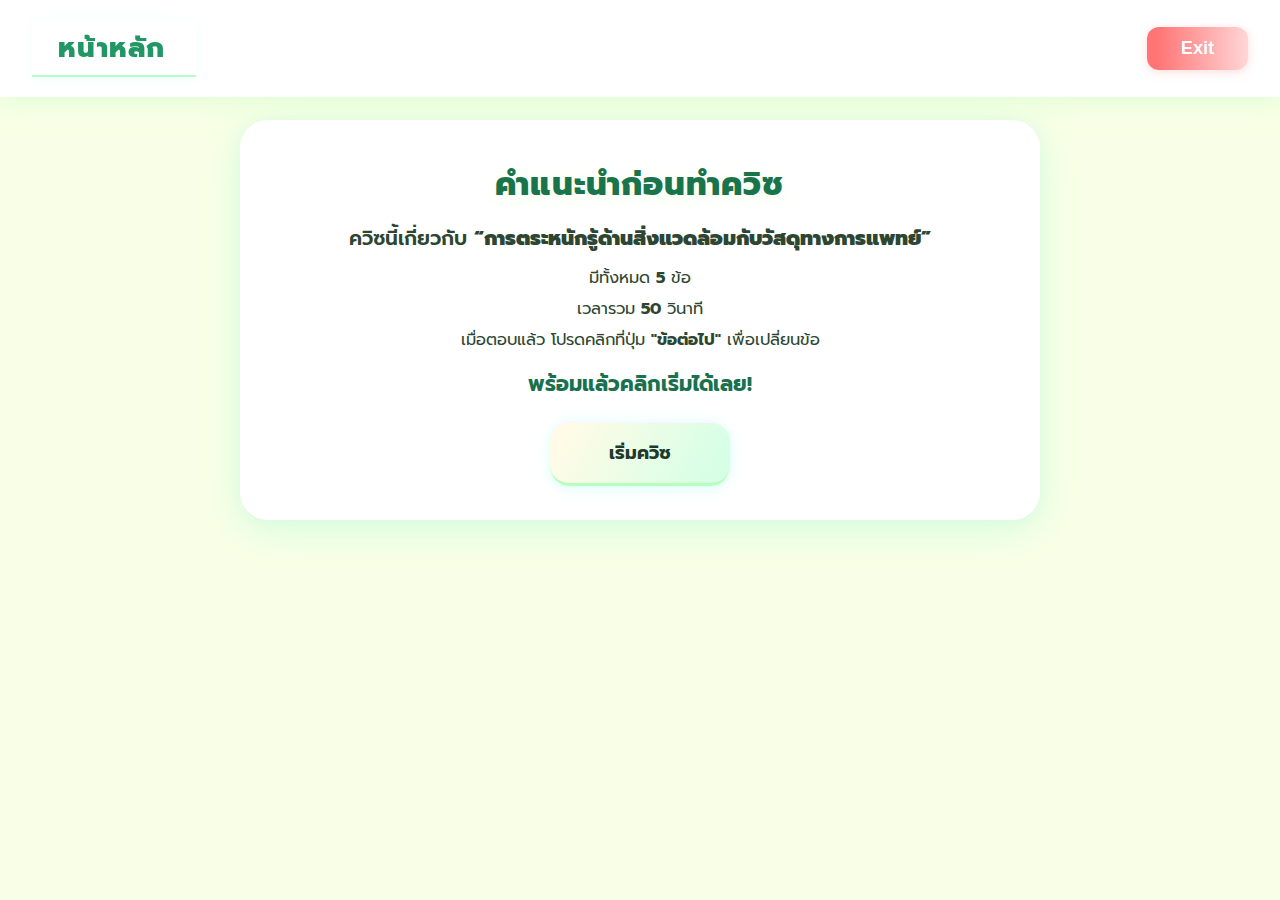
<file: quiz/quiz_instruction.html>
<!DOCTYPE html>
<html lang="th">
<head>
  <meta charset="UTF-8" />
  <meta name="viewport" content="width=device-width, initial-scale=1.0" />
  <title>Quiz Instruction | Green Quest</title>
  <link href="https://fonts.googleapis.com/css2?family=Prompt&display=swap" rel="stylesheet" />
  <link rel="stylesheet" href="quiz_instruction.css" />
</head>
<body>
  <!-- NAVBAR -->
  <nav class="navbar">
    <a class="navbar-brand" href="menu.php">หน้าหลัก</a>
    <div class="navbar-buttons">
      <form action="exit.php" method="post" style="display:inline;">
        <button type="submit" class="btn-exit">Exit</button>
      </form>
    </div>
  </nav>

  <!-- CARD -->
  <main class="instruction-container">
    <h1>คำแนะนำก่อนทำควิซ</h1>

    <p class="lead">
      ควิซนี้เกี่ยวกับ <b>“การตระหนักรู้ด้านสิ่งแวดล้อมกับวัสดุทางการแพทย์”</b>
    </p>
    <ul class="facts">
      <li>มีทั้งหมด <b>5</b> ข้อ</li>
      <li>เวลารวม <b>50</b> วินาที</li>
      <li>เมื่อตอบแล้ว โปรดคลิกที่ปุ่ม <b>"ข้อต่อไป"</b> เพื่อเปลี่ยนข้อ</li>
    </ul>

    <p class="hint">พร้อมแล้วคลิกเริ่มได้เลย!</p>

    <button id="startQuizBtn" class="start-button">เริ่มควิซ</button>
  </main>

  <script src="quiz_instruction.js"></script>
</body>
</html>
</file>
<file: game/index.css>
:root { --green: #7acb96; --bg: #f2ece2; }
body.center-screen {
  display: flex; flex-direction: column; align-items: center; justify-content: center;
  min-height: 100vh; background: var(--bg); font-family: 'Prompt', sans-serif; text-align: center;
}
h1 { font-size: 2rem; margin-bottom: 1rem; }
.game-select { display: flex; gap: 2rem; margin-top: 1.5rem; margin-bottom: 1.5rem; }
.game-btn {
  display: inline-block; padding: 1rem 2rem;
  background: var(--green); color: #fff; border-radius: 8px;
  border: none; font-weight: 600; font-size: 2rem; cursor: pointer;
  transition: transform .1s;
}
.game-btn:hover { transform: translateY(-3px); }
</file>
<file: feedback.css>
:root {
  --bg: #f5f7fb;
  --card: #fff;
  --accent: #7acb96;
}

* { box-sizing: border-box; }

body {
  margin: 0;
  font-family: 'Prompt', sans-serif;
  background: var(--bg);
  color: #222;
}

.wrap {
  min-height: 100svh;
  display: grid;
  place-items: center;
  padding: 24px;
}

.card {
  width: min(980px, 100%);
  background: var(--card);
  border-radius: 16px;
  box-shadow: 0 10px 30px rgba(0,0,0,.08);
  padding: clamp(16px, 3vw, 28px);
}

header h1 {
  margin: 0 0 6px;
  font-family: 'Prompt', sans-serif;
  font-size: clamp(1.3rem, 2.6vw, 1.8rem);
  font-weight: 700;
  letter-spacing: .2px;
}

header p {
  margin: 0 0 14px;
  font-family: 'Prompt', sans-serif;
  color: #555;
  font-size: clamp(.95rem, 2vw, 1.05rem);
  line-height: 1.6;
}

.divider {
  height: 4px;
  width: 84px;
  background: var(--accent);
  border-radius: 2px;
  margin: 8px 0 18px;
}

.iframe-box {
  overflow: hidden;
  border-radius: 12px;
  border: 1px solid #e9edf3;
  box-shadow: 0 4px 16px rgba(0,0,0,.05);
}

iframe {
  width: 100%;
  height: 980px;     
  border: 0;
}

.footer-note {
  margin-top: 16px;
  color: #666;
  font-size: .95rem;
}

.actions {
  margin-top: 16px;
  display: flex;
  gap: 12px;
  flex-wrap: wrap;
}

.btn {
  font-family: 'Prompt', sans-serif;
  appearance: none;
  border: 0;
  padding: 10px 16px;
  border-radius: 10px;
  font-weight: 600;
  cursor: pointer;
  background: var(--accent);
  color: #fff;
}

.btn.secondary {
  background: #e9edf3;
  color: #333;
}

@media (max-width: 768px) {
  iframe { height: 1150px; }
}
</file>
<file: feedback/feedback.css>
:root {
  --bg: #f5f7fb;
  --card: #fff;
  --accent: #7acb96;
}

* { box-sizing: border-box; }

body {
  margin: 0;
  font-family: 'Prompt', sans-serif;
  background: var(--bg);
  color: #222;
}

.wrap {
  min-height: 100svh;
  display: grid;
  place-items: center;
  padding: 24px;
}

.card {
  width: min(980px, 100%);
  background: var(--card);
  border-radius: 16px;
  box-shadow: 0 10px 30px rgba(0,0,0,.08);
  padding: clamp(16px, 3vw, 28px);
}

header h1 {
  margin: 0 0 6px;
  font-family: 'Prompt', sans-serif;
  font-size: clamp(1.3rem, 2.6vw, 1.8rem);
  font-weight: 700;
  letter-spacing: .2px;
}

header p {
  margin: 0 0 14px;
  font-family: 'Prompt', sans-serif;
  color: #555;
  font-size: clamp(.95rem, 2vw, 1.05rem);
  line-height: 1.6;
}

.divider {
  height: 4px;
  width: 84px;
  background: var(--accent);
  border-radius: 2px;
  margin: 8px 0 18px;
}

.iframe-box {
  overflow: hidden;
  border-radius: 12px;
  border: 1px solid #e9edf3;
  box-shadow: 0 4px 16px rgba(0,0,0,.05);
}

iframe {
  width: 100%;
  height: 980px;     
  border: 0;
}

.footer-note {
  margin-top: 16px;
  color: #666;
  font-size: .95rem;
}

.actions {
  margin-top: 16px;
  display: flex;
  gap: 12px;
  flex-wrap: wrap;
}

.btn {
  font-family: 'Prompt', sans-serif;
  appearance: none;
  border: 0;
  padding: 10px 16px;
  border-radius: 10px;
  font-weight: 600;
  cursor: pointer;
  background: var(--accent);
  color: #fff;
}

.btn.secondary {
  background: #e9edf3;
  color: #333;
}

@media (max-width: 768px) {
  iframe { height: 1150px; }
}
</file>
<file: game/enter-name.css>
:root {
  --green: #7acb96;
  --bg: #f2ece2;
}

body.center-screen {
  display: flex;
  flex-direction: column;
  align-items: center;
  justify-content: center;
  min-height: 100vh;
  background: var(--bg);
  font-family: 'Prompt', sans-serif;
  text-align: center;
  padding: 2rem;
}

h1 {
  font-size: 2.8rem;         /* ขยายหัวข้อ */
  margin-bottom: 2rem;
  color: #333;
}

#nameForm input {
  font-family: 'Prompt', sans-serif;
  padding: 1rem 1.5rem;
  border-radius: 10px;
  border: 2px solid #aaa;
  margin-right: 1rem;
  font-size: 2rem;
  width: 300px;
  max-width: 90%;
}

.start-btn {
  font-family: 'Prompt', sans-serif;
  padding: 1rem 2.5rem;
  background: var(--green);
  color: #fff;
  border-radius: 10px;
  font-weight: 600;
  border: none;
  font-size: 2rem;
  cursor: pointer;
  transition: background 0.2s ease;
}

.start-btn:hover {
  background: #5cb877;
}
</file>
<file: game/quiz.css>
:root {
  --green: #7acb96;
  --blue:  #8ad9e8;
  --bg:    #fcfaf2;
}

* { box-sizing: border-box; margin:0; padding:0; }
body {
  font-family: 'Prompt', sans-serif;
  background: var(--bg);
  color: #333;
}

/* BACK BUTTON */
.back-btn {
  display: inline-block;
  margin: 1rem;
  color: #555;
  text-decoration: none;
}
.back-btn:hover {
  text-decoration: underline;
}

/* PROGRESS BAR */
.progress-wrap {
  position: fixed; top:0; left:0;
  width:100%; height:12px;
  background:rgba(0,0,0,0.1);
  border-bottom-left-radius:6px;
  border-bottom-right-radius:6px;
}
.progress {
  width:0%; height:100%;
  background: linear-gradient(to right, var(--green), var(--blue));
}

/* SCREEN LAYOUT */
.game-screen {
  display: none;
  min-height: 100vh;
  padding-top: 60px;
  text-align: center;
}
.game-screen.active {
  display: block;
}

/* CARD */
.quiz-card {
  position: relative;
  margin: auto;
  background: #fff;
  max-width: 600px;
  padding: 2rem 1.5rem 3rem;
  border-radius: 24px;
  box-shadow: 0 4px 12px rgba(0,0,0,0.1);
}

/* QUESTION */
.quiz-card h2 {
  margin-bottom: 1.5rem;
  font-size: 1.5rem;
  line-height: 1.4;
}

/* OPTIONS */
.options {
  list-style: none;
  padding: 0;
}
.options li {
  margin: 0.5rem 0;
  background: #fff;
  padding: 0.75rem 1rem;
  border-radius: 24px;
  box-shadow: 0 2px 8px rgba(0,0,0,0.05);
  cursor: pointer;
  transition: transform .1s;
}
.options li:hover {
  transform: translateY(-2px);
}
.options li.correct {
  border: 2px solid var(--green);
}
.options li.wrong {
  border: 2px solid #e35656;
}

/* TIMER */
.timer {
  margin-top: 1rem;
  display: inline-flex;
  align-items: center;
  gap: 0.5rem;
  font-size: 1rem;
  color: #555;
}
.timer i {
  font-size: 1.2rem;
}

/* NEXT BUTTON */
.start-btn {
  background: none;
  border: none;
  color: #d9534f;
  font-size: 1rem;
  font-weight: 600;
  cursor: pointer;
  margin-top: 1rem;
}

/* RESULT TEXT */
.result {
  margin-top: 1rem;
  font-size: 1.2rem;
}
</file>
<file: game/waste_instruction.css>
@import url('https://fonts.googleapis.com/css2?family=Prompt:wght@400;600;700&display=swap');

/* GLOBAL */
* { box-sizing: border-box; }

body {
  min-height: 100vh;
  margin: 0;
  padding: 0;
  font-family: 'Kanit','Prompt', sans-serif;
  background: #f9ffe6;
  color: #2d4632;
  display: flex;
  flex-direction: column;
  align-items: center;
}

/* NAVBAR */
.navbar {
  width: 100vw;
  background: rgba(255,255,255,0.97);
  box-shadow: 0 4px 24px #c6ffc680;
  display: flex;
  justify-content: space-between;
  align-items: center;
  padding: 20px 32px;
  position: fixed;
  top: 0; left: 0;
  z-index: 20;
}
.navbar-brand {
  font-size: 1.7rem;
  font-weight: 800;
  color: #209765;
  padding: 7px 30px 7px 26px;
  box-shadow: 0 2px 10px #bcffdb30;
  text-decoration: none;
  letter-spacing: 1.3px;
  border-bottom: 2px solid #b3ffc9;
  transition: background .18s, color .18s, box-shadow .18s;
}
.navbar-brand:hover {
  background: linear-gradient(90deg, #f2ffe8 10%, #e0ffd9 90%);
  color: #1a714e;
  box-shadow: 0 4px 14px #b8ffb370;
}
.btn-exit {
  background: linear-gradient(90deg, #ff7575 10%, #ffd6d6 100%);
  color: #fff;
  font-size: 1.13rem;
  font-weight: 700;
  border: none;
  border-radius: 12px;
  padding: 11px 34px;
  box-shadow: 0 2px 10px #ffbebe80;
  cursor: pointer;
  transition: background .15s, transform .13s;
}
.btn-exit:hover {
  background: linear-gradient(90deg, #ff9898 0%, #ffdada 100%);
  transform: scale(1.05);
}

/* CARD */
.instruction-container {
  margin-top: 120px;
  background: rgba(255,255,255,0.97);
  padding: 40px 26px 34px;
  border-radius: 28px;
  box-shadow: 0 10px 40px #c4ffd8a3, 0 2px 16px #b6d6ff33;
  max-width: 800px;
  width: 90vw;
  text-align: center;
  animation: popin .5s cubic-bezier(.65,1.4,.42,1.1);
}
@keyframes popin {
  0%   { transform: scale(.95) translateY(40px); opacity: 0; }
  60%  { transform: scale(1.04) translateY(-10px); }
  100% { transform: scale(1) translateY(0); opacity: 1; }
}
.instruction-container h1 {
  font-size: 2rem;
  font-weight: 800;
  color: #19744b;
  margin: 0 0 14px;
  text-shadow: 0 4px 14px #dbffbe45;
}
.lead {
  font-size: 1.25rem;    
  font-weight: 600;       
  margin: 10px 0 12px;
}

.facts {
  list-style: none;
  padding: 0;
  margin: 10px 0 6px;
  font-size: 1.02rem;
}
.facts li { margin: 6px 0; }

.hint {
  margin-top: 16px;
  font-size: 1.3rem;     
  font-weight: 700;      
  color: #1a714e;        
}

/* BUTTON */
.start-button {
  font-family: 'Prompt';
  background: linear-gradient(120deg, #fffbe6 10%, #d6ffe6 90%);
  color: #1e3a2b;
  border: none;
  border-radius: 20px;
  font-size: 1.15rem;
  font-weight: 700;
  padding: 16px 28px;
  min-width: 180px;
  cursor: pointer;
  border-bottom: 3px solid #b8ffbe;
  border-top: 2px solid #f9f7ff;
  box-shadow: 0 7px 26px #e7fff522, 0 2px 12px #d7fffc;
  transition: background .17s, transform .13s, box-shadow .13s;
}
.start-button:hover {
  background: linear-gradient(110deg, #d6ffe6 0%, #fffbe6 100%);
  color: #209765;
  transform: scale(1.04) rotate(-1deg);
  box-shadow: 0 10px 38px #f5fff7b3, 0 6px 18px #e1ffc1b1;
}

/* RESPONSIVE */
@media (max-width: 650px){
  .navbar{
    flex-direction: column;
    align-items: flex-start;
    padding: 16px 8vw 12px;
  }
  .instruction-container{
    margin-top: 92px;
    padding: 28px 16px;
  }
}
</file>
<file: quiz/quiz_instruction.css>
@import url('https://fonts.googleapis.com/css2?family=Prompt&display=swap');

/* GLOBAL */
* { box-sizing: border-box; }

body {
  min-height: 100vh;
  margin: 0;
  padding: 0;
  font-family: 'Kanit','Prompt', sans-serif;
  background: #f9ffe6;               /* เขียวอ่อนเหมือน index */
  color: #2d4632;
  display: flex;
  flex-direction: column;
  align-items: center;
}

/* NAVBAR (เหมือน index.php) */
.navbar {
  width: 100vw;
  background: rgba(255,255,255,0.97);
  box-shadow: 0 4px 24px #c6ffc680;
  display: flex;
  justify-content: space-between;
  align-items: center;
  padding: 20px 32px;
  position: fixed;
  top: 0; left: 0;
  z-index: 20;
}

.navbar-brand {
  font-size: 1.7rem;
  font-weight: 800;
  color: #209765;
  padding: 7px 30px 7px 26px;
  box-shadow: 0 2px 10px #bcffdb30;
  text-decoration: none;
  letter-spacing: 1.3px;
  border-bottom: 2px solid #b3ffc9;
  transition: background .18s, color .18s, box-shadow .18s;
}
.navbar-brand:hover {
  background: linear-gradient(90deg, #f2ffe8 10%, #e0ffd9 90%);
  color: #1a714e;
  box-shadow: 0 4px 14px #b8ffb370;
}

.btn-exit {
  background: linear-gradient(90deg, #ff7575 10%, #ffd6d6 100%);
  color: #fff;
  font-size: 1.13rem;
  font-weight: 700;
  border: none;
  border-radius: 12px;
  padding: 11px 34px;
  box-shadow: 0 2px 10px #ffbebe80;
  cursor: pointer;
  transition: background .15s, transform .13s;
}
.btn-exit:hover {
  background: linear-gradient(90deg, #ff9898 0%, #ffdada 100%);
  transform: scale(1.05);
}

/* CARD */
.instruction-container {
  margin-top: 120px;                 /* ระยะจาก navbar */
  background: rgba(255,255,255,0.97);
  padding: 40px 26px 34px;
  border-radius: 28px;
  box-shadow: 0 10px 40px #c4ffd8a3, 0 2px 16px #b6d6ff33;
  max-width: 800px;
  width: 90vw;
  text-align: center;
  animation: popin .5s cubic-bezier(.65,1.4,.42,1.1);
}
@keyframes popin {
  0%   { transform: scale(.95) translateY(40px); opacity: 0; }
  60%  { transform: scale(1.04) translateY(-10px); }
  100% { transform: scale(1) translateY(0); opacity: 1; }
}

.instruction-container h1{
  font-size: 2rem;
  font-weight: 800;
  color: #19744b;
  letter-spacing: 1.1px;
  margin: 0 0 14px;
  text-shadow: 0 4px 14px #dbffbe45;
}

.lead {
  font-size: 1.25rem;    
  font-weight: 600;       
  margin: 10px 0 12px;
}

.facts {
  list-style: none;
  padding: 0;
  margin: 10px 0 6px;
  font-size: 1.02rem;
}
.facts li { margin: 6px 0; }

.hint {
  margin-top: 16px;
  font-size: 1.3rem;     
  font-weight: 700;      
  color: #1a714e;        
}

/* BUTTON (โทนเดียวกับปุ่มเมนู) */
.start-button{
  font-family: 'Prompt';
  background: linear-gradient(120deg, #fffbe6 10%, #d6ffe6 90%);
  color: #1e3a2b;
  border: none;
  border-radius: 20px;
  font-size: 1.15rem;
  font-weight: 700;
  padding: 16px 28px;
  min-width: 180px;
  cursor: pointer;
  border-bottom: 3px solid #b8ffbe;
  border-top: 2px solid #f9f7ff;
  box-shadow: 0 7px 26px #e7fff522, 0 2px 12px #d7fffc;
  transition: background .17s, transform .13s, box-shadow .13s;
}
.start-button:hover{
  background: linear-gradient(110deg, #d6ffe6 0%, #fffbe6 100%);
  color: #209765;
  transform: scale(1.04) rotate(-1deg);
  box-shadow: 0 10px 38px #f5fff7b3, 0 6px 18px #e1ffc1b1;
}

/* RESPONSIVE */
@media (max-width: 650px){
  .navbar{
    flex-direction: column;
    align-items: flex-start;
    padding: 16px 8vw 12px;
  }
  .instruction-container{
    margin-top: 92px;
    padding: 28px 16px;
  }
}
</file>
